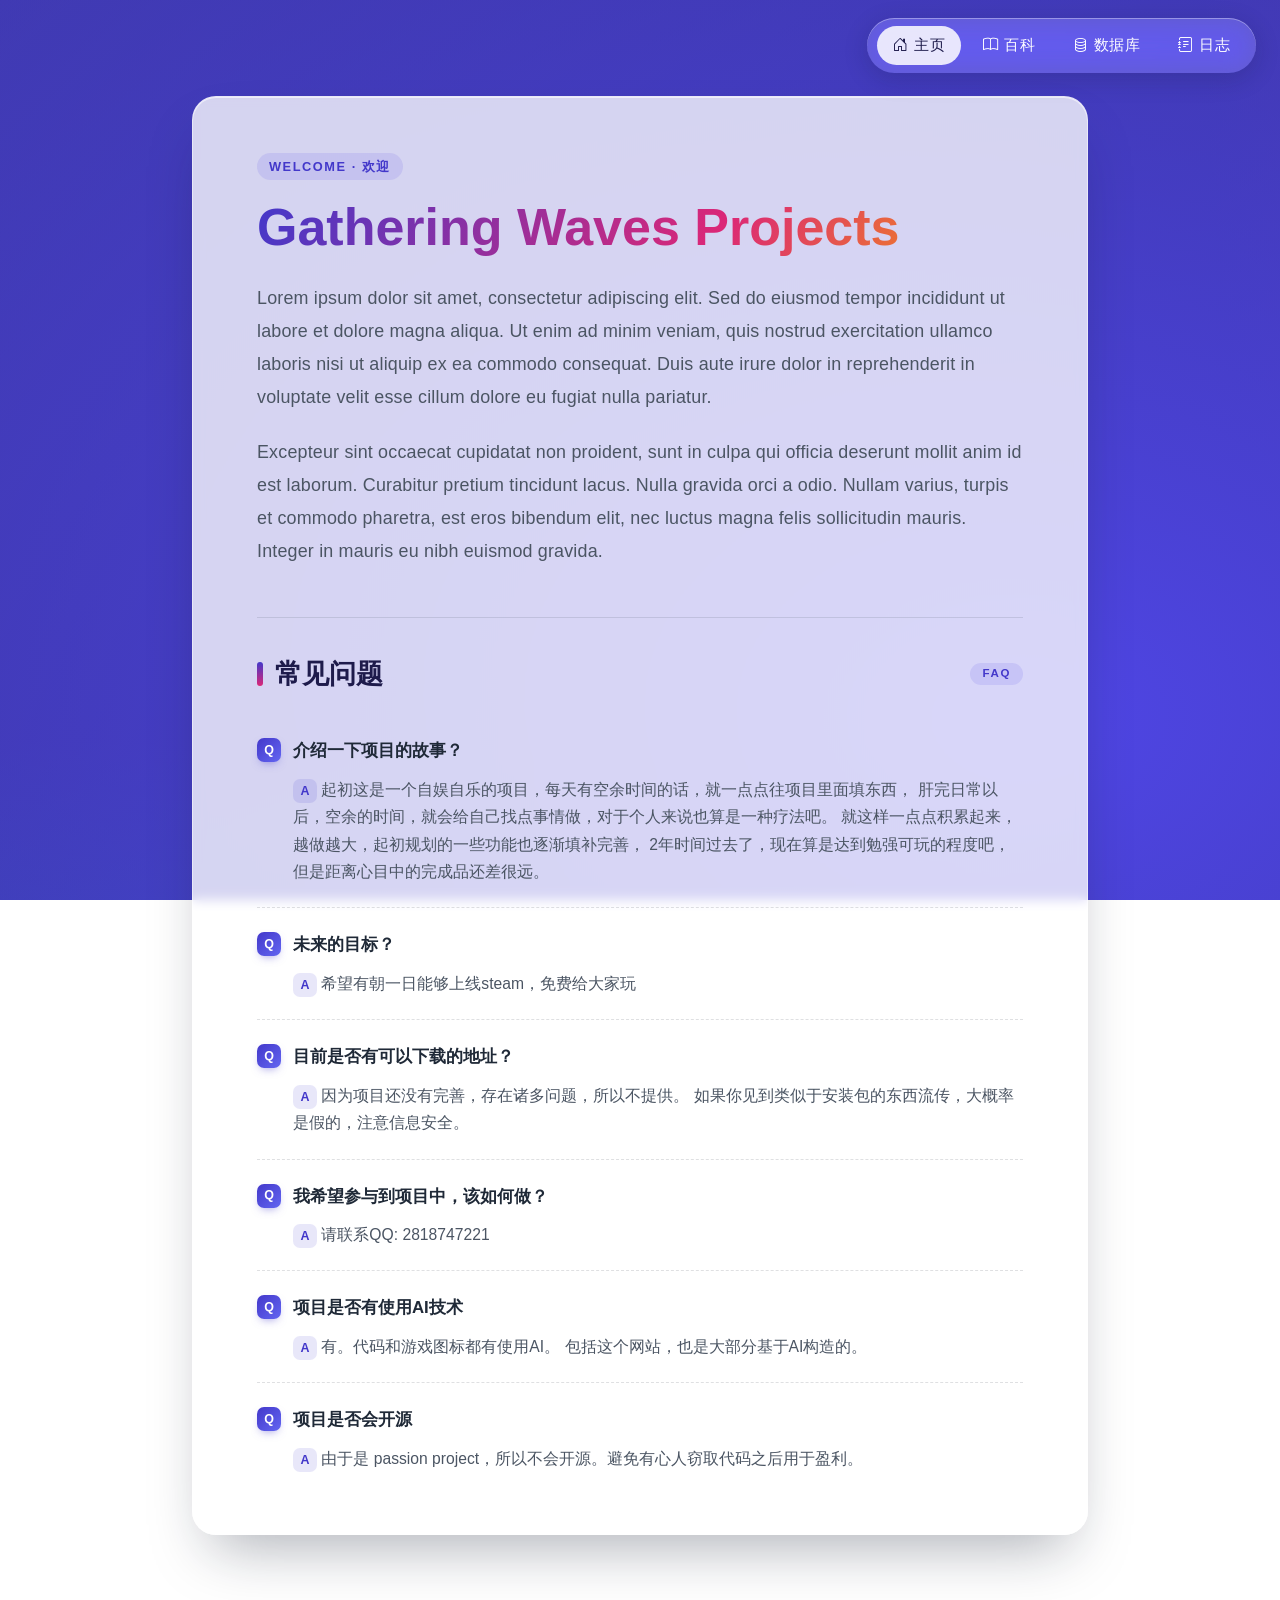
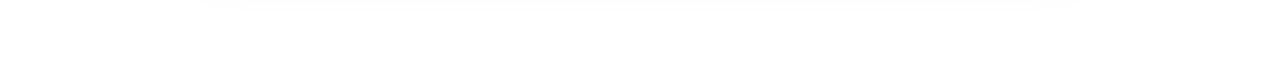
<file: index.html>
<!DOCTYPE html>
<html lang="zh-CN">
<head>
    <meta charset="UTF-8" />
    <meta name="viewport" content="width=device-width, initial-scale=1.0" />
    <meta name="description" content="Gathering Waves Projects — 首页" />
    <title>Gathering Waves Projects</title>

    <!-- Bootstrap 5 -->
    <link
        rel="stylesheet"
        href="https://cdn.jsdelivr.net/npm/bootstrap@5.3.3/dist/css/bootstrap.min.css"
        integrity="sha384-QWTKZyjpPEjISv5WaRU9OFeRpok6YctnYmDr5pNlyT2bRjXh0JMhjY6hW+ALEwIH"
        crossorigin="anonymous"
    />
    <!-- Bootstrap Icons -->
    <link
        rel="stylesheet"
        href="https://cdn.jsdelivr.net/npm/bootstrap-icons@1.11.3/font/bootstrap-icons.min.css"
    />

    <link rel="stylesheet" href="assets/css/style.css" />
</head>
<body>
    <!-- 浮动导航栏：固定在右上角，跟随页面滚动 -->
    <nav class="gw-nav" aria-label="主导航">
        <a class="gw-nav__link is-active" href="index.html" aria-current="page">
            <i class="bi bi-house-door"></i>
            <span>主页</span>
        </a>
        <a class="gw-nav__link" href="wiki.html">
            <i class="bi bi-book"></i>
            <span>百科</span>
        </a>
        <a class="gw-nav__link" href="database.html">
            <i class="bi bi-database"></i>
            <span>数据库</span>
        </a>
        <a class="gw-nav__link" href="log.html">
            <i class="bi bi-journal-text"></i>
            <span>日志</span>
        </a>
    </nav>

    <main class="gw-page">
        <article class="gw-card">
            <span class="gw-card__eyebrow">Welcome · 欢迎</span>
            <h1 class="gw-card__title">Gathering Waves Projects</h1>

            <p class="gw-card__lead">
                Lorem ipsum dolor sit amet, consectetur adipiscing elit. Sed do eiusmod tempor
                incididunt ut labore et dolore magna aliqua. Ut enim ad minim veniam, quis nostrud
                exercitation ullamco laboris nisi ut aliquip ex ea commodo consequat. Duis aute
                irure dolor in reprehenderit in voluptate velit esse cillum dolore eu fugiat nulla
                pariatur.
            </p>
            <p class="gw-card__lead">
                Excepteur sint occaecat cupidatat non proident, sunt in culpa qui officia deserunt
                mollit anim id est laborum. Curabitur pretium tincidunt lacus. Nulla gravida orci a
                odio. Nullam varius, turpis et commodo pharetra, est eros bibendum elit, nec luctus
                magna felis sollicitudin mauris. Integer in mauris eu nibh euismod gravida.
            </p>

            <section class="gw-faq" aria-label="常见问题">
                <h2 class="gw-faq__heading">
                    <span>常见问题</span>
                    <span class="gw-faq__eyebrow">FAQ</span>
                </h2>

                <div class="gw-faq__item">
                    <p class="gw-faq__q">
                        <span class="gw-faq__badge gw-faq__badge--q" aria-hidden="true">Q</span>
                        <span>介绍一下项目的故事？</span>
                    </p>
                    <p class="gw-faq__a">
                        <span class="gw-faq__badge gw-faq__badge--a" aria-hidden="true">A</span>
                        起初这是一个自娱自乐的项目，每天有空余时间的话，就一点点往项目里面填东西，
                        肝完日常以后，空余的时间，就会给自己找点事情做，对于个人来说也算是一种疗法吧。
                        就这样一点点积累起来，越做越大，起初规划的一些功能也逐渐填补完善，
                        2年时间过去了，现在算是达到勉强可玩的程度吧，但是距离心目中的完成品还差很远。
                    </p>
                </div>

                <div class="gw-faq__item">
                    <p class="gw-faq__q">
                        <span class="gw-faq__badge gw-faq__badge--q" aria-hidden="true">Q</span>
                        <span>未来的目标？</span>
                    </p>
                    <p class="gw-faq__a">
                        <span class="gw-faq__badge gw-faq__badge--a" aria-hidden="true">A</span>
                        希望有朝一日能够上线steam，免费给大家玩
                    </p>
                </div>

                <div class="gw-faq__item">
                    <p class="gw-faq__q">
                        <span class="gw-faq__badge gw-faq__badge--q" aria-hidden="true">Q</span>
                        <span>目前是否有可以下载的地址？</span>
                    </p>
                    <p class="gw-faq__a">
                        <span class="gw-faq__badge gw-faq__badge--a" aria-hidden="true">A</span>
                        因为项目还没有完善，存在诸多问题，所以不提供。
                        如果你见到类似于安装包的东西流传，大概率是假的，注意信息安全。
                    </p>
                </div>

                <div class="gw-faq__item">
                    <p class="gw-faq__q">
                        <span class="gw-faq__badge gw-faq__badge--q" aria-hidden="true">Q</span>
                        <span>我希望参与到项目中，该如何做？</span>
                    </p>
                    <p class="gw-faq__a">
                        <span class="gw-faq__badge gw-faq__badge--a" aria-hidden="true">A</span>
                        请联系QQ: 2818747221
                    </p>
                </div>

                <div class="gw-faq__item">
                    <p class="gw-faq__q">
                        <span class="gw-faq__badge gw-faq__badge--q" aria-hidden="true">Q</span>
                        <span>项目是否有使用AI技术</span>
                    </p>
                    <p class="gw-faq__a">
                        <span class="gw-faq__badge gw-faq__badge--a" aria-hidden="true">A</span>
                        有。代码和游戏图标都有使用AI。
                        包括这个网站，也是大部分基于AI构造的。
                    </p>
                </div>
                
                <div class="gw-faq__item">
                    <p class="gw-faq__q">
                        <span class="gw-faq__badge gw-faq__badge--q" aria-hidden="true">Q</span>
                        <span>项目是否会开源</span>
                    </p>
                    <p class="gw-faq__a">
                        <span class="gw-faq__badge gw-faq__badge--a" aria-hidden="true">A</span>
                        由于是 passion project，所以不会开源。避免有心人窃取代码之后用于盈利。
                    </p>
                </div>
            </section>
        </article>

        <p class="gw-footer">© Gathering Waves · Built with Bootstrap 5</p>
    </main>

    <script
        src="https://cdn.jsdelivr.net/npm/bootstrap@5.3.3/dist/js/bootstrap.bundle.min.js"
        integrity="sha384-YvpcrYf0tY3lHB60NNkmXc5s9fDVZLESaAA55NDzOxhy9GkcIdslK1eN7N6jIeHz"
        crossorigin="anonymous"
    ></script>
</body>
</html>
</file>
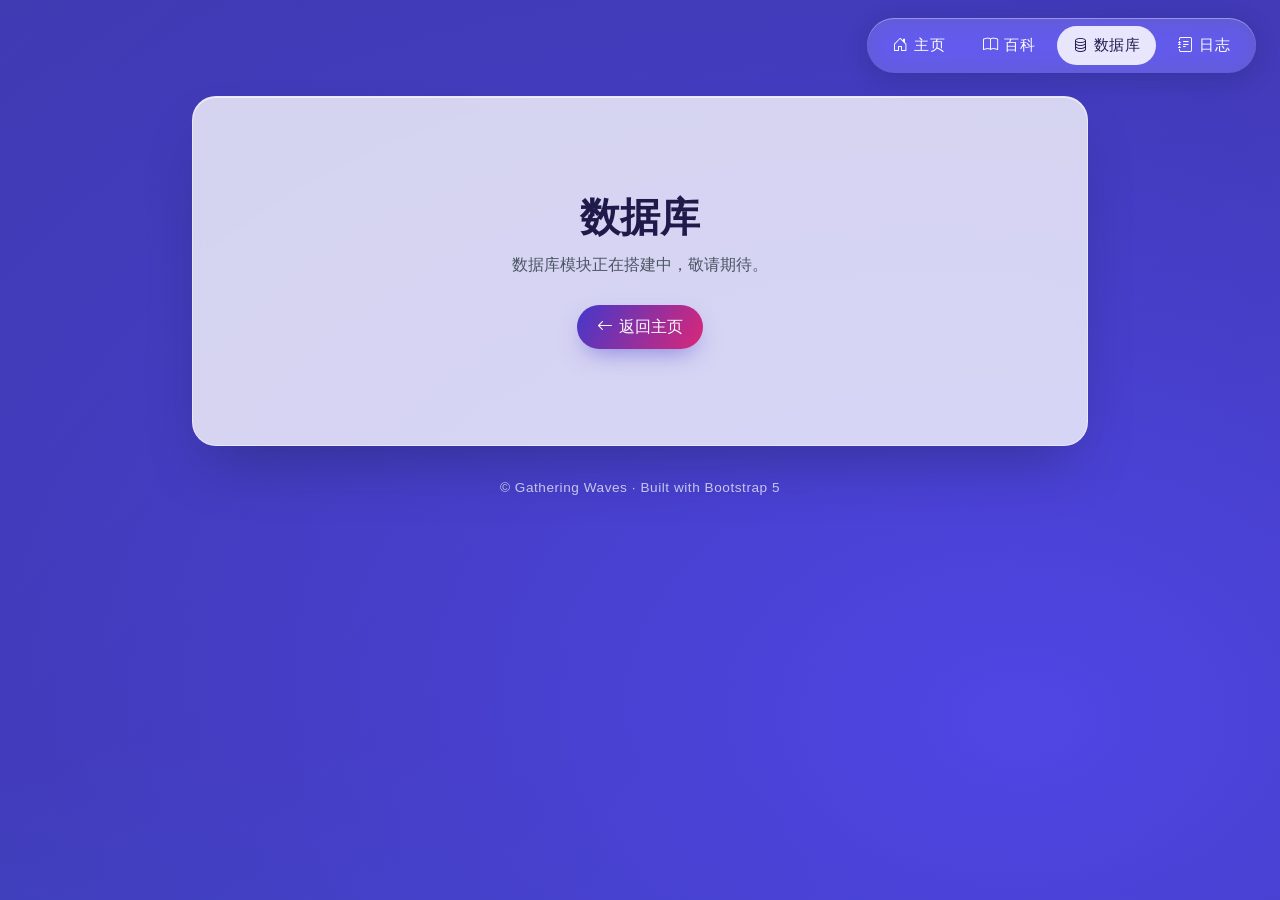
<file: database.html>
<!DOCTYPE html>
<html lang="zh-CN">
<head>
    <meta charset="UTF-8" />
    <meta name="viewport" content="width=device-width, initial-scale=1.0" />
    <title>数据库 · Gathering Waves Projects</title>

    <link
        rel="stylesheet"
        href="https://cdn.jsdelivr.net/npm/bootstrap@5.3.3/dist/css/bootstrap.min.css"
        integrity="sha384-QWTKZyjpPEjISv5WaRU9OFeRpok6YctnYmDr5pNlyT2bRjXh0JMhjY6hW+ALEwIH"
        crossorigin="anonymous"
    />
    <link
        rel="stylesheet"
        href="https://cdn.jsdelivr.net/npm/bootstrap-icons@1.11.3/font/bootstrap-icons.min.css"
    />
    <link rel="stylesheet" href="assets/css/style.css" />
</head>
<body>
    <nav class="gw-nav" aria-label="主导航">
        <a class="gw-nav__link" href="index.html">
            <i class="bi bi-house-door"></i>
            <span>主页</span>
        </a>
        <a class="gw-nav__link" href="wiki.html">
            <i class="bi bi-book"></i>
            <span>百科</span>
        </a>
        <a class="gw-nav__link is-active" href="database.html" aria-current="page">
            <i class="bi bi-database"></i>
            <span>数据库</span>
        </a>
        <a class="gw-nav__link" href="log.html">
            <i class="bi bi-journal-text"></i>
            <span>日志</span>
        </a>
    </nav>

    <main class="gw-page">
        <article class="gw-card gw-empty">
            <h1 class="gw-empty__title">数据库</h1>
            <p class="gw-empty__hint">数据库模块正在搭建中，敬请期待。</p>
            <a class="gw-empty__back" href="index.html">
                <i class="bi bi-arrow-left"></i>
                <span>返回主页</span>
            </a>
        </article>

        <p class="gw-footer">© Gathering Waves · Built with Bootstrap 5</p>
    </main>

    <script
        src="https://cdn.jsdelivr.net/npm/bootstrap@5.3.3/dist/js/bootstrap.bundle.min.js"
        integrity="sha384-YvpcrYf0tY3lHB60NNkmXc5s9fDVZLESaAA55NDzOxhy9GkcIdslK1eN7N6jIeHz"
        crossorigin="anonymous"
    ></script>
</body>
</html>
</file>
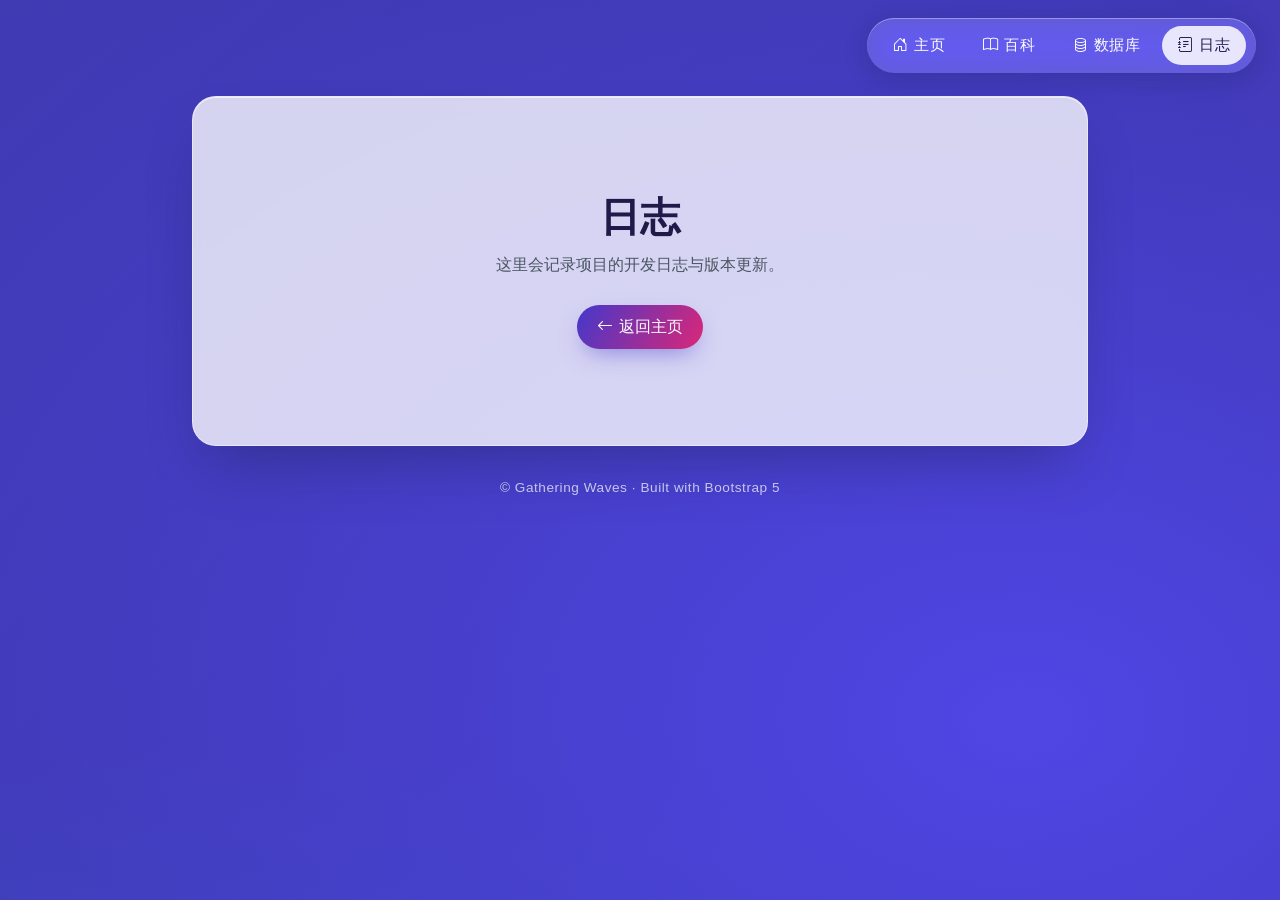
<file: log.html>
<!DOCTYPE html>
<html lang="zh-CN">
<head>
    <meta charset="UTF-8" />
    <meta name="viewport" content="width=device-width, initial-scale=1.0" />
    <title>日志 · Gathering Waves Projects</title>

    <link
        rel="stylesheet"
        href="https://cdn.jsdelivr.net/npm/bootstrap@5.3.3/dist/css/bootstrap.min.css"
        integrity="sha384-QWTKZyjpPEjISv5WaRU9OFeRpok6YctnYmDr5pNlyT2bRjXh0JMhjY6hW+ALEwIH"
        crossorigin="anonymous"
    />
    <link
        rel="stylesheet"
        href="https://cdn.jsdelivr.net/npm/bootstrap-icons@1.11.3/font/bootstrap-icons.min.css"
    />
    <link rel="stylesheet" href="assets/css/style.css" />
</head>
<body>
    <nav class="gw-nav" aria-label="主导航">
        <a class="gw-nav__link" href="index.html">
            <i class="bi bi-house-door"></i>
            <span>主页</span>
        </a>
        <a class="gw-nav__link" href="wiki.html">
            <i class="bi bi-book"></i>
            <span>百科</span>
        </a>
        <a class="gw-nav__link" href="database.html">
            <i class="bi bi-database"></i>
            <span>数据库</span>
        </a>
        <a class="gw-nav__link is-active" href="log.html" aria-current="page">
            <i class="bi bi-journal-text"></i>
            <span>日志</span>
        </a>
    </nav>

    <main class="gw-page">
        <article class="gw-card gw-empty">
            <h1 class="gw-empty__title">日志</h1>
            <p class="gw-empty__hint">这里会记录项目的开发日志与版本更新。</p>
            <a class="gw-empty__back" href="index.html">
                <i class="bi bi-arrow-left"></i>
                <span>返回主页</span>
            </a>
        </article>

        <p class="gw-footer">© Gathering Waves · Built with Bootstrap 5</p>
    </main>

    <script
        src="https://cdn.jsdelivr.net/npm/bootstrap@5.3.3/dist/js/bootstrap.bundle.min.js"
        integrity="sha384-YvpcrYf0tY3lHB60NNkmXc5s9fDVZLESaAA55NDzOxhy9GkcIdslK1eN7N6jIeHz"
        crossorigin="anonymous"
    ></script>
</body>
</html>
</file>
<file: assets/css/style.css>
/* =========================================================
   Gathering Waves Projects - Global Styles
   ========================================================= */

:root {
    --gw-gradient-1: #4f46e5;   /* indigo */
    --gw-gradient-2: #ec4899;   /* pink */
    --gw-gradient-3: #06b6d4;   /* cyan */
    --gw-gradient-4: #f59e0b;   /* amber */
    --gw-card-bg: rgba(255, 255, 255, 0.78);
    --gw-card-border: rgba(255, 255, 255, 0.45);
    --gw-text: #1f2937;
    --gw-text-muted: #4b5563;
    --gw-nav-bg: rgba(255, 255, 255, 0.18);
    --gw-nav-bg-hover: rgba(255, 255, 255, 0.32);
}

* {
    box-sizing: border-box;
}

html,
body {
    margin: 0;
    padding: 0;
    min-height: 100%;
    font-family: "Helvetica Neue", "PingFang SC", "Microsoft YaHei", Arial, sans-serif;
    color: var(--gw-text);
    -webkit-font-smoothing: antialiased;
    -moz-osx-font-smoothing: grayscale;
}

body {
    min-height: 100vh;
    /* 多层径向渐变叠加，背景尺寸放大到 4 倍，靠 background-position 动画做缓慢流动 */
    background:
        radial-gradient(at 20% 20%, var(--gw-gradient-1) 0px, transparent 50%),
        radial-gradient(at 80% 0%, var(--gw-gradient-2) 0px, transparent 50%),
        radial-gradient(at 0% 70%, var(--gw-gradient-3) 0px, transparent 50%),
        radial-gradient(at 80% 80%, var(--gw-gradient-4) 0px, transparent 50%),
        linear-gradient(135deg, #312e81 0%, #1e1b4b 100%);
    background-size: 400% 400%, 400% 400%, 400% 400%, 400% 400%, 100% 100%;
    background-attachment: fixed;
    animation: gwGradientShift 28s ease-in-out infinite;
}

/* 整体色调会随时间在冷色 / 暖色 / 冷色之间缓慢漂移 */
@keyframes gwGradientShift {
    0% {
        background-position:
            0% 0%,
            100% 0%,
            0% 100%,
            100% 100%,
            0% 0%;
        filter: hue-rotate(0deg);
    }
    25% {
        background-position:
            100% 50%,
            0% 50%,
            50% 0%,
            50% 100%,
            0% 0%;
        filter: hue-rotate(40deg);
    }
    50% {
        background-position:
            100% 100%,
            0% 0%,
            100% 50%,
            0% 50%,
            0% 0%;
        filter: hue-rotate(120deg);
    }
    75% {
        background-position:
            0% 100%,
            100% 100%,
            50% 50%,
            50% 0%,
            0% 0%;
        filter: hue-rotate(200deg);
    }
    100% {
        background-position:
            0% 0%,
            100% 0%,
            0% 100%,
            100% 100%,
            0% 0%;
        filter: hue-rotate(360deg);
    }
}

/* =========================================================
   Layout
   ========================================================= */

.gw-page {
    /* 保留左右各 15% 空白 */
    padding: 96px 15% 64px;
    min-height: 100vh;
}

@media (max-width: 992px) {
    .gw-page {
        padding: 96px 8% 48px;
    }
}

@media (max-width: 576px) {
    .gw-page {
        padding: 88px 5% 32px;
    }
}

/* =========================================================
   Floating top-right navbar
   ========================================================= */

.gw-nav {
    position: fixed;
    top: 18px;
    right: 24px;
    z-index: 1080;
    display: flex;
    gap: 6px;
    padding: 8px 10px;
    border-radius: 999px;
    background: var(--gw-nav-bg);
    backdrop-filter: blur(14px) saturate(140%);
    -webkit-backdrop-filter: blur(14px) saturate(140%);
    box-shadow:
        0 6px 24px rgba(15, 23, 42, 0.18),
        inset 0 1px 0 rgba(255, 255, 255, 0.35);
    transition: background 0.3s ease, box-shadow 0.3s ease, transform 0.3s ease;
}

.gw-nav:hover {
    background: var(--gw-nav-bg-hover);
    box-shadow:
        0 10px 30px rgba(15, 23, 42, 0.22),
        inset 0 1px 0 rgba(255, 255, 255, 0.45);
    transform: translateY(-1px);
}

.gw-nav__link {
    display: inline-flex;
    align-items: center;
    gap: 6px;
    padding: 8px 16px;
    border-radius: 999px;
    color: #ffffff;
    font-size: 0.95rem;
    font-weight: 500;
    text-decoration: none;
    letter-spacing: 0.02em;
    transition: background-color 0.25s ease, color 0.25s ease, transform 0.25s ease;
}

.gw-nav__link:hover,
.gw-nav__link:focus {
    color: #1e1b4b;
    background-color: rgba(255, 255, 255, 0.92);
    text-decoration: none;
    transform: translateY(-1px);
    outline: none;
}

.gw-nav__link.is-active {
    color: #1e1b4b;
    background-color: rgba(255, 255, 255, 0.85);
}

@media (max-width: 576px) {
    .gw-nav {
        top: 12px;
        right: 12px;
        padding: 6px 8px;
    }
    .gw-nav__link {
        padding: 6px 12px;
        font-size: 0.85rem;
    }
}

/* =========================================================
   Main content card
   ========================================================= */

.gw-card {
    background: var(--gw-card-bg);
    border: 1px solid var(--gw-card-border);
    border-radius: 24px;
    padding: 56px clamp(28px, 5vw, 64px);
    box-shadow:
        0 30px 60px -20px rgba(15, 23, 42, 0.35),
        inset 0 1px 0 rgba(255, 255, 255, 0.6);
    backdrop-filter: blur(6px);
    -webkit-backdrop-filter: blur(6px);
}

.gw-card__eyebrow {
    display: inline-block;
    padding: 4px 12px;
    margin-bottom: 18px;
    border-radius: 999px;
    background: rgba(79, 70, 229, 0.12);
    color: #4338ca;
    font-size: 0.8rem;
    font-weight: 600;
    letter-spacing: 0.12em;
    text-transform: uppercase;
}

.gw-card__title {
    margin: 0 0 24px 0;
    font-size: clamp(2rem, 4.5vw, 3.25rem);
    font-weight: 700;
    line-height: 1.15;
    background: linear-gradient(120deg, #4338ca 0%, #db2777 60%, #f59e0b 100%);
    -webkit-background-clip: text;
    background-clip: text;
    -webkit-text-fill-color: transparent;
    color: transparent;
}

.gw-card__lead {
    margin: 0;
    color: var(--gw-text-muted);
    font-size: clamp(1rem, 1.4vw, 1.125rem);
    line-height: 1.85;
    letter-spacing: 0.01em;
}

.gw-card__lead + .gw-card__lead {
    margin-top: 1.2em;
}

/* =========================================================
   FAQ section (inside the main card)
   ========================================================= */

.gw-faq {
    margin-top: 48px;
    padding-top: 40px;
    border-top: 1px solid rgba(31, 41, 55, 0.12);
}

.gw-faq__heading {
    display: flex;
    align-items: center;
    gap: 12px;
    margin: 0 0 24px 0;
    font-size: clamp(1.35rem, 2.4vw, 1.7rem);
    font-weight: 700;
    color: #1e1b4b;
}

.gw-faq__heading::before {
    content: "";
    display: inline-block;
    width: 6px;
    height: 24px;
    border-radius: 4px;
    background: linear-gradient(180deg, #4338ca, #db2777);
}

.gw-faq__eyebrow {
    margin-left: auto;
    padding: 4px 12px;
    border-radius: 999px;
    background: rgba(79, 70, 229, 0.12);
    color: #4338ca;
    font-size: 0.72rem;
    font-weight: 600;
    letter-spacing: 0.14em;
    text-transform: uppercase;
}

.gw-faq__item {
    padding: 22px 0;
    border-bottom: 1px dashed rgba(31, 41, 55, 0.14);
    transition: background-color 0.25s ease, border-radius 0.25s ease, padding 0.25s ease;
}

.gw-faq__item:last-child {
    border-bottom: none;
    padding-bottom: 6px;
}

.gw-faq__item:hover {
    background-color: rgba(67, 56, 202, 0.05);
    border-radius: 12px;
    padding-left: 14px;
    padding-right: 14px;
}

.gw-faq__q,
.gw-faq__a {
    margin: 0;
    line-height: 1.75;
    color: var(--gw-text);
}

.gw-faq__q {
    display: flex;
    align-items: flex-start;
    gap: 12px;
    font-size: 1.05rem;
    font-weight: 700;
}

.gw-faq__a {
    margin-top: 10px;
    padding-left: 36px;
    color: var(--gw-text-muted);
    font-size: 0.98rem;
    font-weight: 400;
}

.gw-faq__badge {
    flex-shrink: 0;
    display: inline-flex;
    align-items: center;
    justify-content: center;
    width: 24px;
    height: 24px;
    margin-top: 2px;
    border-radius: 7px;
    font-size: 0.78rem;
    font-weight: 700;
    line-height: 1;
}

.gw-faq__badge--q {
    background: linear-gradient(135deg, #4338ca, #6366f1);
    color: #ffffff;
    box-shadow: 0 4px 10px -4px rgba(67, 56, 202, 0.55);
}

.gw-faq__badge--a {
    background: rgba(67, 56, 202, 0.12);
    color: #4338ca;
}

/* 通用空页面卡片 */
.gw-empty {
    text-align: center;
    padding: 96px clamp(28px, 5vw, 64px);
}

.gw-empty__title {
    margin: 0 0 12px 0;
    font-size: clamp(1.75rem, 3.5vw, 2.5rem);
    font-weight: 700;
    color: #1e1b4b;
}

.gw-empty__hint {
    margin: 0;
    color: var(--gw-text-muted);
    font-size: 1rem;
}

.gw-empty__back {
    display: inline-flex;
    align-items: center;
    gap: 6px;
    margin-top: 28px;
    padding: 10px 20px;
    border-radius: 999px;
    background: linear-gradient(120deg, #4338ca, #db2777);
    color: #ffffff;
    text-decoration: none;
    font-weight: 500;
    transition: transform 0.25s ease, box-shadow 0.25s ease;
    box-shadow: 0 10px 24px -8px rgba(67, 56, 202, 0.55);
}

.gw-empty__back:hover {
    color: #ffffff;
    transform: translateY(-2px);
    box-shadow: 0 14px 30px -8px rgba(67, 56, 202, 0.7);
}

/* =========================================================
   Footer
   ========================================================= */

.gw-footer {
    margin-top: 32px;
    text-align: center;
    color: rgba(255, 255, 255, 0.75);
    font-size: 0.85rem;
    letter-spacing: 0.04em;
}

/* 用户系统设置为「减少动态效果」时关闭渐变动画，避免引起不适 */
@media (prefers-reduced-motion: reduce) {
    body {
        animation: none;
    }
}

/* =========================================================
   Wiki page
   ========================================================= */

/* 百科页用更窄的左右留白，给两栏布局留出空间 */
.gw-page--wiki {
    padding: 96px 8% 64px;
}

@media (max-width: 1200px) {
    .gw-page--wiki {
        padding: 96px 5% 48px;
    }
}

@media (max-width: 768px) {
    .gw-page--wiki {
        padding: 88px 4% 32px;
    }
}

/* ---- 搜索栏：所有词条之上 ---- */
.gw-search {
    display: flex;
    align-items: center;
    gap: 12px;
    padding: 14px clamp(18px, 2.5vw, 24px);
    margin-bottom: 20px;
    background: var(--gw-card-bg);
    border: 1px solid var(--gw-card-border);
    border-radius: 24px;
    box-shadow:
        0 24px 50px -22px rgba(15, 23, 42, 0.3),
        inset 0 1px 0 rgba(255, 255, 255, 0.55);
    backdrop-filter: blur(10px) saturate(140%);
    -webkit-backdrop-filter: blur(10px) saturate(140%);
    transition:
        box-shadow 0.3s ease,
        transform 0.3s ease;
}

.gw-search:focus-within {
    box-shadow:
        0 24px 50px -22px rgba(15, 23, 42, 0.4),
        inset 0 1px 0 rgba(255, 255, 255, 0.7),
        0 0 0 3px rgba(99, 102, 241, 0.28);
}

.gw-search__icon {
    flex-shrink: 0;
    display: inline-flex;
    align-items: center;
    justify-content: center;
    width: 36px;
    height: 36px;
    border-radius: 12px;
    background: linear-gradient(135deg, #4338ca 0%, #db2777 55%, #f59e0b 100%);
    color: #ffffff;
    font-size: 0.98rem;
    box-shadow:
        0 8px 18px -8px rgba(67, 56, 202, 0.55),
        inset 0 1px 0 rgba(255, 255, 255, 0.4);
}

.gw-search__input {
    flex: 1;
    min-width: 0;
    border: none;
    outline: none;
    background: transparent;
    color: var(--gw-text);
    font: inherit;
    font-size: 1rem;
    padding: 4px 0;
    /* 去掉浏览器默认的 search input 外观（含 X 按钮），用我们自己的 */
    -webkit-appearance: none;
    appearance: none;
}

.gw-search__input::placeholder {
    color: var(--gw-text-muted);
    opacity: 0.75;
}

.gw-search__input::-webkit-search-decoration,
.gw-search__input::-webkit-search-cancel-button,
.gw-search__input::-webkit-search-results-button,
.gw-search__input::-webkit-search-results-decoration {
    -webkit-appearance: none;
    appearance: none;
}

.gw-search__clear {
    flex-shrink: 0;
    display: inline-flex;
    align-items: center;
    justify-content: center;
    width: 32px;
    height: 32px;
    border: none;
    padding: 0;
    border-radius: 50%;
    background: transparent;
    color: var(--gw-text-muted);
    font-size: 1.1rem;
    cursor: pointer;
    transition:
        background-color 0.2s ease,
        color 0.2s ease,
        transform 0.2s ease;
}

.gw-search__clear:hover {
    background-color: rgba(31, 41, 55, 0.1);
    color: #1e1b4b;
}

.gw-search__clear:focus-visible {
    outline: none;
    background-color: rgba(31, 41, 55, 0.12);
    box-shadow: 0 0 0 3px rgba(99, 102, 241, 0.35);
}

.gw-search__clear[hidden] {
    display: none;
}

/* 搜索栏在侧边栏里的紧凑版：缩外边距、缩圆角、缩图标，与栏目列表更协调 */
.gw-sidebar .gw-search {
    margin-bottom: 14px;
    padding: 10px 14px;
    border-radius: 18px;
}

.gw-sidebar .gw-search__icon {
    width: 30px;
    height: 30px;
    border-radius: 10px;
    font-size: 0.88rem;
}

.gw-sidebar .gw-search__input {
    font-size: 0.95rem;
    padding: 2px 0;
}

.gw-sidebar .gw-search__clear {
    width: 28px;
    height: 28px;
    font-size: 1rem;
}

/* 搜索结果中的栏目分组小标题 */
.gw-search-group + .gw-search-group {
    margin-top: 28px;
    padding-top: 24px;
    border-top: 1px dashed rgba(31, 41, 55, 0.14);
}

.gw-search-group__title {
    display: flex;
    align-items: center;
    gap: 10px;
    margin: 0 0 16px 0;
    font-size: 1.02rem;
    font-weight: 700;
    color: #1e1b4b;
}

.gw-search-group__title > i {
    display: inline-flex;
    align-items: center;
    justify-content: center;
    width: 28px;
    height: 28px;
    border-radius: 9px;
    background: rgba(79, 70, 229, 0.12);
    color: #4338ca;
    font-size: 0.88rem;
}

.gw-search-group__count {
    margin-left: auto;
    padding: 2px 10px;
    border-radius: 999px;
    background: rgba(31, 41, 55, 0.08);
    color: var(--gw-text-muted);
    font-size: 0.78rem;
    font-weight: 600;
    letter-spacing: 0.02em;
}

/* 搜索时无任何命中：右侧内容区与左侧空态 */
.gw-state--no-results {
    text-align: center;
    padding: 60px 24px;
}

.gw-state--no-results .bi {
    font-size: 2.4rem;
    color: rgba(31, 41, 55, 0.35);
    margin-bottom: 8px;
    display: inline-block;
}

.gw-state--no-results .gw-state__msg {
    margin: 0;
    color: var(--gw-text);
    font-size: 1.05rem;
    font-weight: 600;
}

.gw-state--no-results .gw-state__hint {
    margin: 6px 0 0 0;
    color: var(--gw-text-muted);
    font-size: 0.9rem;
}

/* 搜索无命中时左侧栏目的占位提示 */
.gw-categories__empty {
    padding: 16px 14px;
    color: var(--gw-text-muted);
    font-size: 0.88rem;
    text-align: center;
    border-radius: 14px;
    background: rgba(31, 41, 55, 0.04);
}

/* 标题栏在搜索模式下的强调 */
.gw-titlebar.is-searching .gw-titlebar__title {
    background: linear-gradient(120deg, #4338ca 0%, #6366f1 60%, #06b6d4 100%);
    -webkit-background-clip: text;
    background-clip: text;
}

/* ---- 标题栏：顶部全宽 ---- */
.gw-titlebar {
    display: flex;
    align-items: center;
    gap: 22px;
    padding: 24px clamp(20px, 3vw, 36px);
    margin-bottom: 24px;
    background: var(--gw-card-bg);
    border: 1px solid var(--gw-card-border);
    border-radius: 28px;
    box-shadow:
        0 24px 50px -22px rgba(15, 23, 42, 0.35),
        inset 0 1px 0 rgba(255, 255, 255, 0.6);
    backdrop-filter: blur(10px) saturate(140%);
    -webkit-backdrop-filter: blur(10px) saturate(140%);
    transition: box-shadow 0.3s ease, transform 0.3s ease;
}

.gw-titlebar:hover {
    box-shadow:
        0 30px 60px -22px rgba(15, 23, 42, 0.42),
        inset 0 1px 0 rgba(255, 255, 255, 0.7);
}

.gw-titlebar__icon {
    flex-shrink: 0;
    display: inline-flex;
    align-items: center;
    justify-content: center;
    width: 60px;
    height: 60px;
    border-radius: 20px;
    background: linear-gradient(135deg, #4338ca 0%, #db2777 55%, #f59e0b 100%);
    color: #ffffff;
    font-size: 1.55rem;
    line-height: 1;
    box-shadow:
        0 12px 26px -10px rgba(67, 56, 202, 0.6),
        inset 0 1px 0 rgba(255, 255, 255, 0.4);
}

.gw-titlebar__text {
    flex: 1;
    min-width: 0;
}

.gw-titlebar__crumb {
    display: inline-block;
    margin-bottom: 4px;
    padding: 3px 10px;
    border-radius: 999px;
    background: rgba(79, 70, 229, 0.12);
    color: #4338ca;
    font-size: 0.72rem;
    font-weight: 600;
    letter-spacing: 0.16em;
    text-transform: uppercase;
}

.gw-titlebar__title {
    margin: 6px 0 0 0;
    font-size: clamp(1.55rem, 3vw, 2.15rem);
    font-weight: 700;
    line-height: 1.1;
    letter-spacing: 0.01em;
    background: linear-gradient(120deg, #4338ca 0%, #db2777 60%, #f59e0b 100%);
    -webkit-background-clip: text;
    background-clip: text;
    -webkit-text-fill-color: transparent;
    color: transparent;
    word-break: break-word;
}

.gw-titlebar__meta {
    flex-shrink: 0;
    display: flex;
    align-items: center;
    gap: 10px;
}

.gw-titlebar__count {
    padding: 8px 16px;
    border-radius: 999px;
    background: rgba(255, 255, 255, 0.55);
    color: #1e1b4b;
    font-size: 0.85rem;
    font-weight: 600;
    letter-spacing: 0.04em;
    box-shadow: inset 0 0 0 1px rgba(31, 41, 55, 0.08);
}

@media (max-width: 576px) {
    .gw-titlebar {
        flex-wrap: wrap;
    }
    .gw-titlebar__icon {
        width: 48px;
        height: 48px;
        font-size: 1.25rem;
        border-radius: 16px;
    }
    .gw-titlebar__meta {
        width: 100%;
    }
}

/* ---- 下方两栏网格：25% / 1fr ---- */
.gw-wiki {
    display: grid;
    grid-template-columns: minmax(0, 25fr) minmax(0, 65fr);
    gap: 24px;
    align-items: start;
}

@media (max-width: 768px) {
    .gw-wiki {
        grid-template-columns: 1fr;
        gap: 18px;
    }
}

/* ---- 左侧：百科栏目列表 ---- */
.gw-sidebar {
    position: sticky;
    top: 24px;
    padding: 24px 22px;
    background: var(--gw-card-bg);
    border: 1px solid var(--gw-card-border);
    border-radius: 24px;
    box-shadow:
        0 24px 50px -22px rgba(15, 23, 42, 0.3),
        inset 0 1px 0 rgba(255, 255, 255, 0.55);
    backdrop-filter: blur(10px) saturate(140%);
    -webkit-backdrop-filter: blur(10px) saturate(140%);
}

.gw-sidebar__head {
    margin-bottom: 14px;
    padding-bottom: 14px;
    border-bottom: 1px dashed rgba(31, 41, 55, 0.14);
}

.gw-sidebar__label {
    display: block;
    margin-bottom: 4px;
    font-size: 0.7rem;
    font-weight: 600;
    letter-spacing: 0.18em;
    text-transform: uppercase;
    color: var(--gw-text-muted);
}

.gw-sidebar__title {
    margin: 0;
    font-size: 1.1rem;
    font-weight: 700;
    color: #1e1b4b;
}

.gw-categories {
    list-style: none;
    margin: 0;
    padding: 0;
    display: flex;
    flex-direction: column;
    gap: 6px;
}

.gw-categories__item {
    display: flex;
    align-items: center;
    gap: 12px;
    padding: 12px 14px;
    border-radius: 16px;
    color: var(--gw-text);
    cursor: pointer;
    user-select: none;
    transition:
        background-color 0.25s ease,
        color 0.25s ease,
        transform 0.25s ease,
        box-shadow 0.25s ease;
}

.gw-categories__item:hover {
    background-color: rgba(67, 56, 202, 0.1);
    transform: translateX(3px);
}

.gw-categories__item:focus-visible {
    outline: none;
    background-color: rgba(67, 56, 202, 0.12);
    box-shadow: 0 0 0 3px rgba(99, 102, 241, 0.35);
}

.gw-categories__item.is-active {
    background: linear-gradient(120deg, rgba(67, 56, 202, 0.95), rgba(219, 39, 119, 0.85));
    color: #ffffff;
    box-shadow: 0 12px 24px -10px rgba(67, 56, 202, 0.6);
    transform: translateX(0);
}

.gw-categories__icon {
    flex-shrink: 0;
    display: inline-flex;
    align-items: center;
    justify-content: center;
    width: 34px;
    height: 34px;
    border-radius: 11px;
    background: rgba(79, 70, 229, 0.12);
    color: #4338ca;
    font-size: 0.98rem;
    transition: background-color 0.25s ease, color 0.25s ease;
}

.gw-categories__item.is-active .gw-categories__icon {
    background: rgba(255, 255, 255, 0.22);
    color: #ffffff;
}

.gw-categories__name {
    flex: 1;
    min-width: 0;
    font-size: 0.95rem;
    font-weight: 600;
    white-space: nowrap;
    overflow: hidden;
    text-overflow: ellipsis;
}

.gw-categories__count {
    flex-shrink: 0;
    padding: 2px 9px;
    border-radius: 999px;
    background: rgba(31, 41, 55, 0.08);
    color: var(--gw-text-muted);
    font-size: 0.76rem;
    font-weight: 600;
    letter-spacing: 0.02em;
    transition: background-color 0.25s ease, color 0.25s ease;
}

.gw-categories__item.is-active .gw-categories__count {
    background: rgba(255, 255, 255, 0.22);
    color: #ffffff;
}

/* ---- 右侧：内容列表 ---- */
.gw-content {
    padding: 28px clamp(22px, 2.5vw, 32px);
    background: var(--gw-card-bg);
    border: 1px solid var(--gw-card-border);
    border-radius: 24px;
    box-shadow:
        0 24px 50px -22px rgba(15, 23, 42, 0.3),
        inset 0 1px 0 rgba(255, 255, 255, 0.55);
    backdrop-filter: blur(10px) saturate(140%);
    -webkit-backdrop-filter: blur(10px) saturate(140%);
}

.gw-content__head {
    display: flex;
    align-items: center;
    justify-content: space-between;
    flex-wrap: wrap;
    gap: 12px;
    margin-bottom: 20px;
    padding-bottom: 16px;
    border-bottom: 1px dashed rgba(31, 41, 55, 0.14);
}

.gw-content__title {
    margin: 0;
    font-size: 1.2rem;
    font-weight: 700;
    color: #1e1b4b;
    display: inline-flex;
    align-items: center;
    gap: 10px;
}

.gw-content__title::before {
    content: "";
    display: inline-block;
    width: 5px;
    height: 20px;
    border-radius: 4px;
    background: linear-gradient(180deg, #4338ca, #db2777);
}

.gw-content__filter {
    display: inline-flex;
    align-items: center;
    gap: 8px;
}

.gw-content__filter-label {
    font-size: 0.8rem;
    color: var(--gw-text-muted);
}

.gw-content__filter-pill {
    padding: 4px 12px;
    border-radius: 999px;
    background: rgba(79, 70, 229, 0.12);
    color: #4338ca;
    font-size: 0.78rem;
    font-weight: 600;
    cursor: pointer;
    transition: background-color 0.25s ease;
}

.gw-content__filter-pill:hover {
    background: rgba(79, 70, 229, 0.2);
}

.gw-entries {
    display: flex;
    flex-direction: column;
    gap: 14px;
    transition: opacity 0.25s ease, transform 0.25s ease;
}

.gw-entries.is-swapping {
    opacity: 0;
    transform: translateY(6px);
}

.gw-entry {
    padding: 20px 22px;
    border-radius: 18px;
    background: rgba(255, 255, 255, 0.5);
    border: 1px solid rgba(255, 255, 255, 0.55);
    box-shadow: inset 0 1px 0 rgba(255, 255, 255, 0.5);
    cursor: pointer;
    transition:
        background-color 0.25s ease,
        transform 0.25s ease,
        box-shadow 0.25s ease,
        border-color 0.25s ease;
}

.gw-entry:hover {
    background-color: rgba(255, 255, 255, 0.82);
    border-color: rgba(99, 102, 241, 0.25);
    transform: translateY(-2px);
    box-shadow:
        0 16px 32px -18px rgba(15, 23, 42, 0.32),
        inset 0 1px 0 rgba(255, 255, 255, 0.6);
}

.gw-entry__head {
    display: flex;
    align-items: baseline;
    justify-content: space-between;
    flex-wrap: wrap;
    gap: 8px;
    margin-bottom: 10px;
}

.gw-entry__title {
    margin: 0;
    font-size: 1.05rem;
    font-weight: 700;
    color: #1e1b4b;
    letter-spacing: 0.01em;
}

/* 内容 + 右侧图片的横向布局 */
.gw-entry__body {
    display: flex;
    align-items: flex-start;
    gap: 18px;
}

.gw-entry__content {
    flex: 1;
    min-width: 0;
    margin: 0;
    color: var(--gw-text-muted);
    font-size: 0.95rem;
    line-height: 1.78;
    /* 允许 JSON 里用 \n 换行 */
    white-space: normal;
    word-break: break-word;
}

/* 右侧图片：固定尺寸 + 圆角 + 兜底背景 */
.gw-entry__image {
    flex-shrink: 0;
    width: 200px;
    height: 140px;
    border-radius: 16px;
    overflow: hidden;
    background: rgba(31, 41, 55, 0.06);
    box-shadow: 0 6px 18px -10px rgba(15, 23, 42, 0.35);
}

.gw-entry__image img {
    display: block;
    width: 100%;
    height: 100%;
    object-fit: cover;
}

/* 备注：黄边 + 浅黄底 */
.gw-entry__notes {
    margin-top: 14px;
    padding: 12px 16px;
    border: 1px solid #facc15;        /* 黄色边框 */
    background: #fef9c3;              /* 浅黄色背景 */
    border-radius: 12px;
    color: #713f12;
    font-size: 0.9rem;
    line-height: 1.7;
    word-break: break-word;
}

@media (max-width: 576px) {
    .gw-sidebar,
    .gw-content {
        padding: 20px 18px;
        border-radius: 20px;
    }
    .gw-entry {
        padding: 16px 18px;
        border-radius: 16px;
    }
    /* 窄屏：图片独占一行，避免与正文挤在一起 */
    .gw-entry__body {
        flex-direction: column;
    }
    .gw-entry__image {
        width: 100%;
        height: 180px;
    }
}

/* ---- 骨架屏 / 加载中 / 错误状态 ---- */
@keyframes gwShimmer {
    0%   { background-position: -200% 0; }
    100% { background-position: 200% 0; }
}

.gw-categories__skeleton {
    height: 52px;
    margin-bottom: 6px;
    border-radius: 16px;
    background: linear-gradient(
        90deg,
        rgba(255, 255, 255, 0.35) 0%,
        rgba(255, 255, 255, 0.7)  50%,
        rgba(255, 255, 255, 0.35) 100%
    );
    background-size: 200% 100%;
    animation: gwShimmer 1.4s ease-in-out infinite;
    list-style: none;
}

.gw-categories__skeleton:last-child {
    margin-bottom: 0;
}

.gw-entry__skeleton {
    height: 132px;
    border-radius: 18px;
    background: linear-gradient(
        90deg,
        rgba(255, 255, 255, 0.35) 0%,
        rgba(255, 255, 255, 0.7)  50%,
        rgba(255, 255, 255, 0.35) 100%
    );
    background-size: 200% 100%;
    animation: gwShimmer 1.4s ease-in-out infinite;
}

.gw-entry__skeleton + .gw-entry__skeleton {
    margin-top: 14px;
}

.gw-state {
    display: flex;
    flex-direction: column;
    align-items: center;
    justify-content: center;
    gap: 8px;
    padding: 36px 18px;
    text-align: center;
    color: var(--gw-text-muted);
    border-radius: 16px;
    background: rgba(255, 255, 255, 0.45);
    border: 1px dashed rgba(31, 41, 55, 0.18);
}

.gw-state i {
    font-size: 1.8rem;
    color: #6366f1;
    opacity: 0.85;
}

.gw-state--error i {
    color: #db2777;
}

.gw-state--empty i {
    color: #06b6d4;
}

.gw-state__msg {
    margin: 0;
    font-size: 0.95rem;
    font-weight: 600;
    color: #1e1b4b;
}

.gw-state__hint {
    margin: 0;
    font-size: 0.82rem;
    line-height: 1.7;
    color: var(--gw-text-muted);
    white-space: pre-line;
}

.gw-state__hint code {
    padding: 1px 6px;
    border-radius: 6px;
    background: rgba(67, 56, 202, 0.1);
    color: #4338ca;
    font-size: 0.85em;
}

@media (prefers-reduced-motion: reduce) {
    .gw-categories__skeleton,
    .gw-entry__skeleton {
        animation: none;
    }
}

/* =========================================================
   Image lightbox (wiki entry thumbnails)
   点击词条缩略图放大显示，点击任意位置关闭
   ========================================================= */

.gw-lightbox {
    position: fixed;
    inset: 0;
    z-index: 2000;             /* 高于顶部导航 1080 */
    display: flex;
    align-items: center;
    justify-content: center;
    padding: 24px;
    background: rgba(15, 23, 42, 0.78);
    backdrop-filter: blur(6px);
    -webkit-backdrop-filter: blur(6px);
    opacity: 0;
    pointer-events: none;      /* 关闭时不拦截点击 */
    transition: opacity 0.2s ease-out;
}

.gw-lightbox.is-open {
    opacity: 1;
    pointer-events: auto;
    cursor: zoom-out;
}

/* 白底容器：内边距形成图片四周的白边，四个角做圆弧 */
.gw-lightbox__frame {
    background: #ffffff;
    padding: 20px;
    border-radius: 20px;
    max-width: min(90vw, 960px);   /* 宽上限：视口宽的 90% 且不超过 960px */
    max-height: 90vh;              /* 高上限：视口高的 90% */
    box-shadow:
        0 30px 60px -20px rgba(0, 0, 0, 0.55),
        inset 0 1px 0 rgba(255, 255, 255, 0.5);
    cursor: zoom-out;
    display: flex;
    align-items: center;
    justify-content: center;
}

.gw-lightbox__img {
    display: block;
    max-width: 100%;
    max-height: 80vh;              /* 在 frame 90vh 之内再留出余量 */
    width: auto;
    height: auto;
    object-fit: contain;           /* 完整显示，不裁剪 */
    border-radius: 12px;
}

@media (max-width: 576px) {
    .gw-lightbox {
        padding: 12px;
    }
    .gw-lightbox__frame {
        padding: 12px;
        border-radius: 16px;
        max-height: 95vh;
    }
    .gw-lightbox__img {
        max-height: 85vh;
        border-radius: 10px;
    }
}

@media (prefers-reduced-motion: reduce) {
    .gw-lightbox {
        transition: none;
    }
}
</file>
